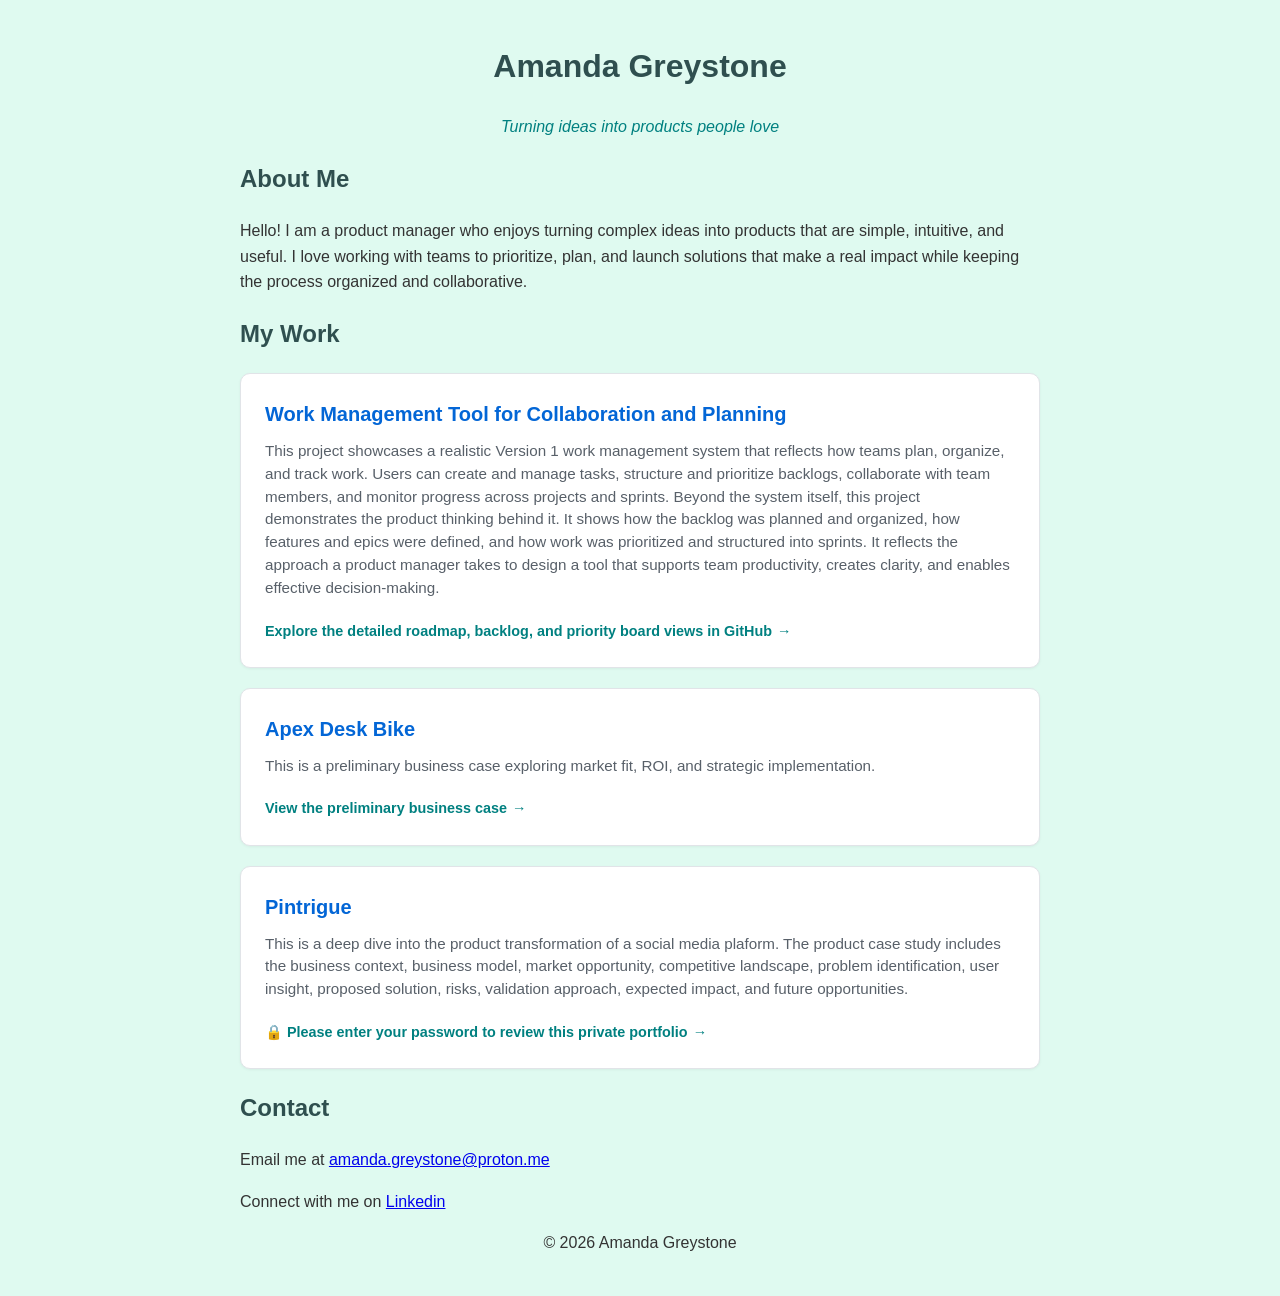
<file: index.html>
<!DOCTYPE html>
<html lang="en">
<head>
  <meta charset="UTF-8">
  <meta name="viewport" content="width=device-width, initial-scale=1.0">
  <title>Amanda Greystone | Portfolio</title>
  <link rel="stylesheet" href="style.css">
  <link rel="icon" type="image/png" href="favicon.png">
</head>
<body>
  <header>
    <h1>Amanda Greystone</h1>
     <p class="italic-text">Turning ideas into products people love</p>
  </header>
  <main>
    <section id="about">
      <h2>About Me</h2>
      <p>Hello! I am a product manager who enjoys turning complex ideas into products that are simple, intuitive, and useful. I love working with teams to prioritize, plan, and launch solutions that make a real impact while keeping the process organized and collaborative.</p>
    </section>
    <section id="projects">
    <h2>My Work</h2>    
    <div class="document-grid">
            </div>
    <div class="doc-card-container">
        <a href="https://github.com/users/amandagreystone/projects/1" target="_blank" class="doc-card">
            <div>
                <h3>Work Management Tool for Collaboration and Planning</h3>
                <p>This project showcases a realistic Version 1 work management system that reflects how teams plan, organize, and track work. Users can create and manage tasks, structure and prioritize backlogs, collaborate with team members, and monitor progress across projects and sprints. Beyond the system itself, this project demonstrates the product thinking behind it. It shows how the backlog was planned and organized, how features and epics were defined, and how work was prioritized and structured into sprints. It reflects the approach a product manager takes to design a tool that supports team productivity, creates clarity, and enables effective decision-making.</p>
            </div>
            <span class="view-label">Explore the detailed roadmap, backlog, and priority board views in GitHub</span>
        </a>
        </div>
            <div class="doc-card-container">
        <a href="https://amandagreystone.my.canva.site/businesscase" class="doc-card" target="_blank">
            <div>
                <h3>Apex Desk Bike</h3>
                <p>This is a preliminary business case exploring market fit, ROI, and strategic implementation. </p>
            </div>
            <span class="view-label">View the preliminary business case</span>
        </a>
        </div>
            <div class="doc-card-container">
        <a href="https://amandagreystone.my.canva.site/productcasestudy" class="doc-card" target="_blank">
            <div>
                <h3>Pintrigue</h3>
                <p>This is a deep dive into the product transformation of a social media plaform. The product case study includes the business context, business model, market opportunity, competitive landscape, problem identification, user insight, proposed solution, risks, validation approach, expected impact, and future opportunities.</p>
            </div>
            <span class="view-label">🔒 Please enter your password to review this private portfolio</span>
        </a>
        </div>

</section>
    <section id="contact">
      <h2>Contact</h2>
      <p>Email me at <a href="mailto:amanda.greystone@proton.me">amanda.greystone@proton.me</a></p>
      <p>Connect with me on <a href="https://www.linkedin.com/in/agreystone/">Linkedin</a></p>
    </section>
  </main>
  <footer>
    <p>© 2026 Amanda Greystone</p>
  </footer>
</body>
</html>
</file>
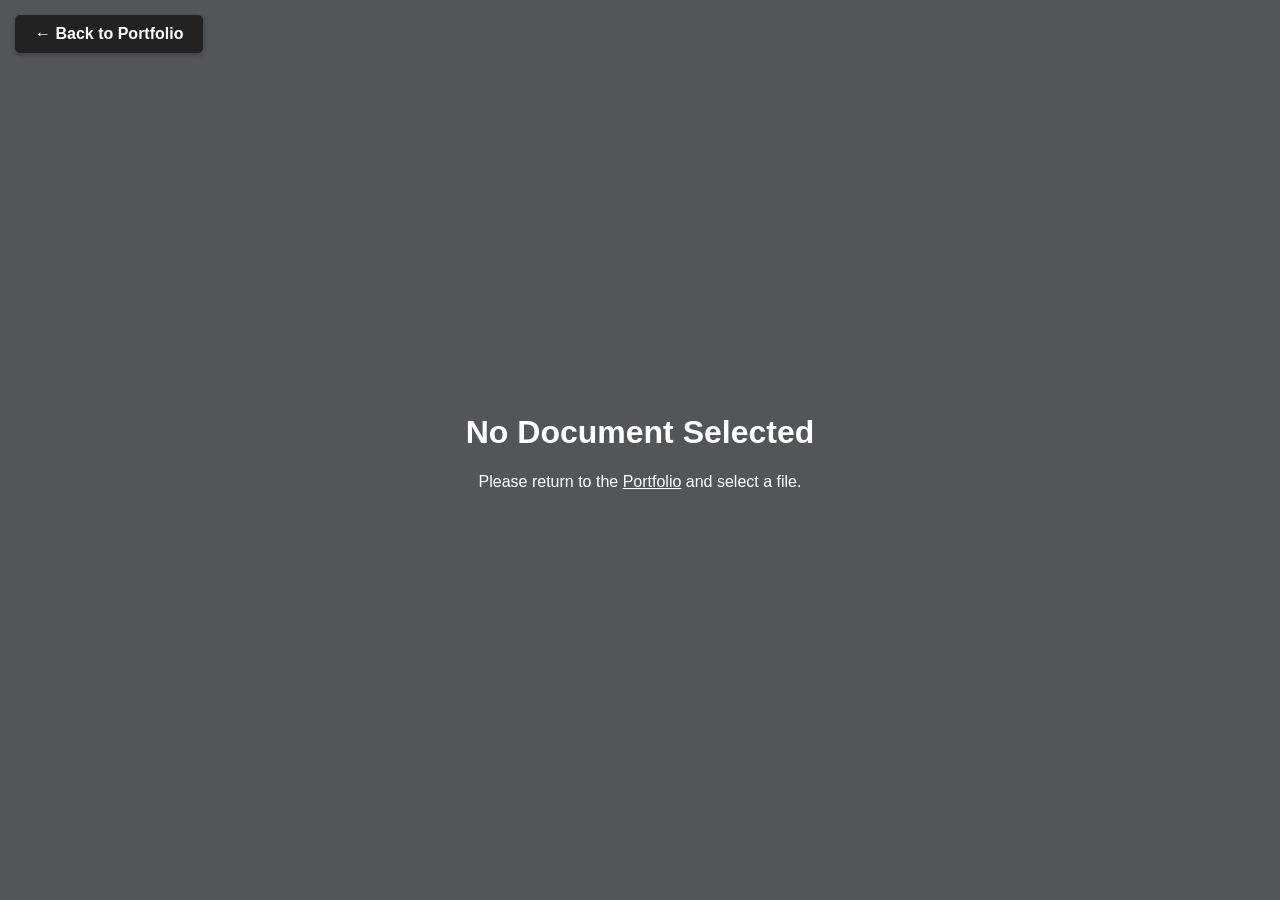
<file: viewer.html>
<!DOCTYPE html>
<html lang="en">
<head>
    <meta charset="UTF-8">
    <meta name="viewport" content="width=device-width, initial-scale=1.0">
    <title>Document Viewer</title>
    <style>
        /* 1. Base Page Styles */
        body, html { 
            margin: 0; 
            padding: 0; 
            height: 100%; 
            overflow: hidden; 
            background-color: #525659; 
        }

        /* 2. The PDF Container */
        iframe { 
            width: 100%; 
            height: 100vh; 
            border: none; 
            display: block; 
            position: relative; 
            z-index: 2; 
        }
        
        /* 3. Navigation Button */
        .back-btn { 
            position: fixed; 
            top: 15px; 
            left: 15px; 
            z-index: 100;
            background: #222; 
            color: white; 
            padding: 10px 20px; 
            text-decoration: none; 
            border-radius: 5px; 
            font-family: sans-serif;
            font-weight: bold;
            box-shadow: 0 2px 5px rgba(0,0,0,0.3);
            transition: background 0.2s;
        }

        .back-btn:hover {
            background: #444;
        }

        /* 4. Loading Animation */
        #loader {
            position: fixed; 
            top: 50%; 
            left: 50%;
            transform: translate(-50%, -50%);
            text-align: center; 
            color: white; 
            font-family: sans-serif;
            z-index: 1;
        }

        .spinner {
            border: 4px solid rgba(255, 255, 255, 0.1);
            border-top: 4px solid #fff;
            border-radius: 50%;
            width: 40px; 
            height: 40px;
            animation: spin 1s linear infinite;
            margin: 0 auto 15px;
        }

        @keyframes spin {
            0% { transform: rotate(0deg); }
            100% { transform: rotate(360deg); }
        }
    </style>
</head>
<body>

    <a href="index.html" class="back-btn">← Back to Portfolio</a>

    <div id="loader">
        <div class="spinner"></div>
        <p>Loading Document...</p>
    </div>
    
    <script>
        // Get the filename from the URL (e.g., ?file=my-case-study.pdf)
        const urlParams = new URLSearchParams(window.location.search);
        const fileName = urlParams.get('file');
        
        
        const username = "amandagreystone";
        const repo = "portfolio";
        // --- END CONFIGURATION ---

        const repoUrl = `https://${username}.github.io/${repo}/pdfs/`;
        
        if (fileName) {
            // This is the PDF.js web viewer hosted by Mozilla
            const pdfJsViewer = "https://mozilla.github.io/pdf.js/web/viewer.html";
            const fullPath = `${pdfJsViewer}?file=${encodeURIComponent(repoUrl + fileName)}#pagemode=none&view=FitH`;

            // Create the iframe
            const iframe = document.createElement('iframe');
            iframe.src = fullPath;
            
            // Once the iframe content begins to load, hide the spinner
            iframe.onload = function() {
                document.getElementById('loader').style.display = 'none';
            };
            
            document.body.appendChild(iframe);
        } else {
            // Error handling if someone visits viewer.html without a ?file= parameter
            document.getElementById('loader').innerHTML = `
                <div style="padding: 20px;">
                    <h1>No Document Selected</h1>
                    <p>Please return to the <a href="index.html" style="color: white;">Portfolio</a> and select a file.</p>
                </div>
            `;
        }
    </script>
</body>
</html>
</file>
<file: style.css>
body {
 background-color: #DFFAF0;
    color: #333333;
    font-family: Calibri, Arial, Helvetica, sans-serif;
  max-width: 800px;
  margin: 0 auto;
  padding: 20px;
  line-height: 1.6;
}

header, footer {
  text-align: center;
  margin-bottom: 20px;
}

h1, h2 {
  color: #2f4f4f;
}

.italic-text {
    font-style: italic; 
    color: #008080;
}

/* Container for document links */
.document-grid {
    display: grid;
    grid-template-columns: repeat(auto-fit, minmax(280px, 1fr));
    gap: 20px;
    margin-top: 20px;
}

/* The Card Style */
.doc-card {
    background: #ffffff;
    border: 1px solid #e1e4e8;
    border-radius: 10px;
    padding: 24px;
    transition: all 0.3s ease;
    text-decoration: none;
    color: #24292e;
    display: flex;
    flex-direction: column;
    justify-content: space-between;
    box-shadow: 0 1px 3px rgba(0,0,0,0.05);
}

/* Hover Effect */
.doc-card:hover {
    transform: translateY(-5px);
    box-shadow: 0 12px 24px rgba(0,0,0,0.1);
    border-color: #0366d6;
}

.doc-card h3 {
    margin: 0 0 10px 0;
    font-size: 1.25rem;
    color: #0366d6;
}

.doc-card p {
    margin: 0 0 20px 0;
    font-size: 0.95rem;
    color: #586069;
    line-height: 1.5;
}

/* The "View" Label inside the card */
.view-label {
    font-weight: bold;
    font-size: 0.9rem;
    color: #008080;
    display: flex;
    align-items: center;
}

.view-label::after {
    content: " →";
    margin-left: 5px;
}

.doc-card-container {
    margin-bottom: 20px; 
}
</file>
